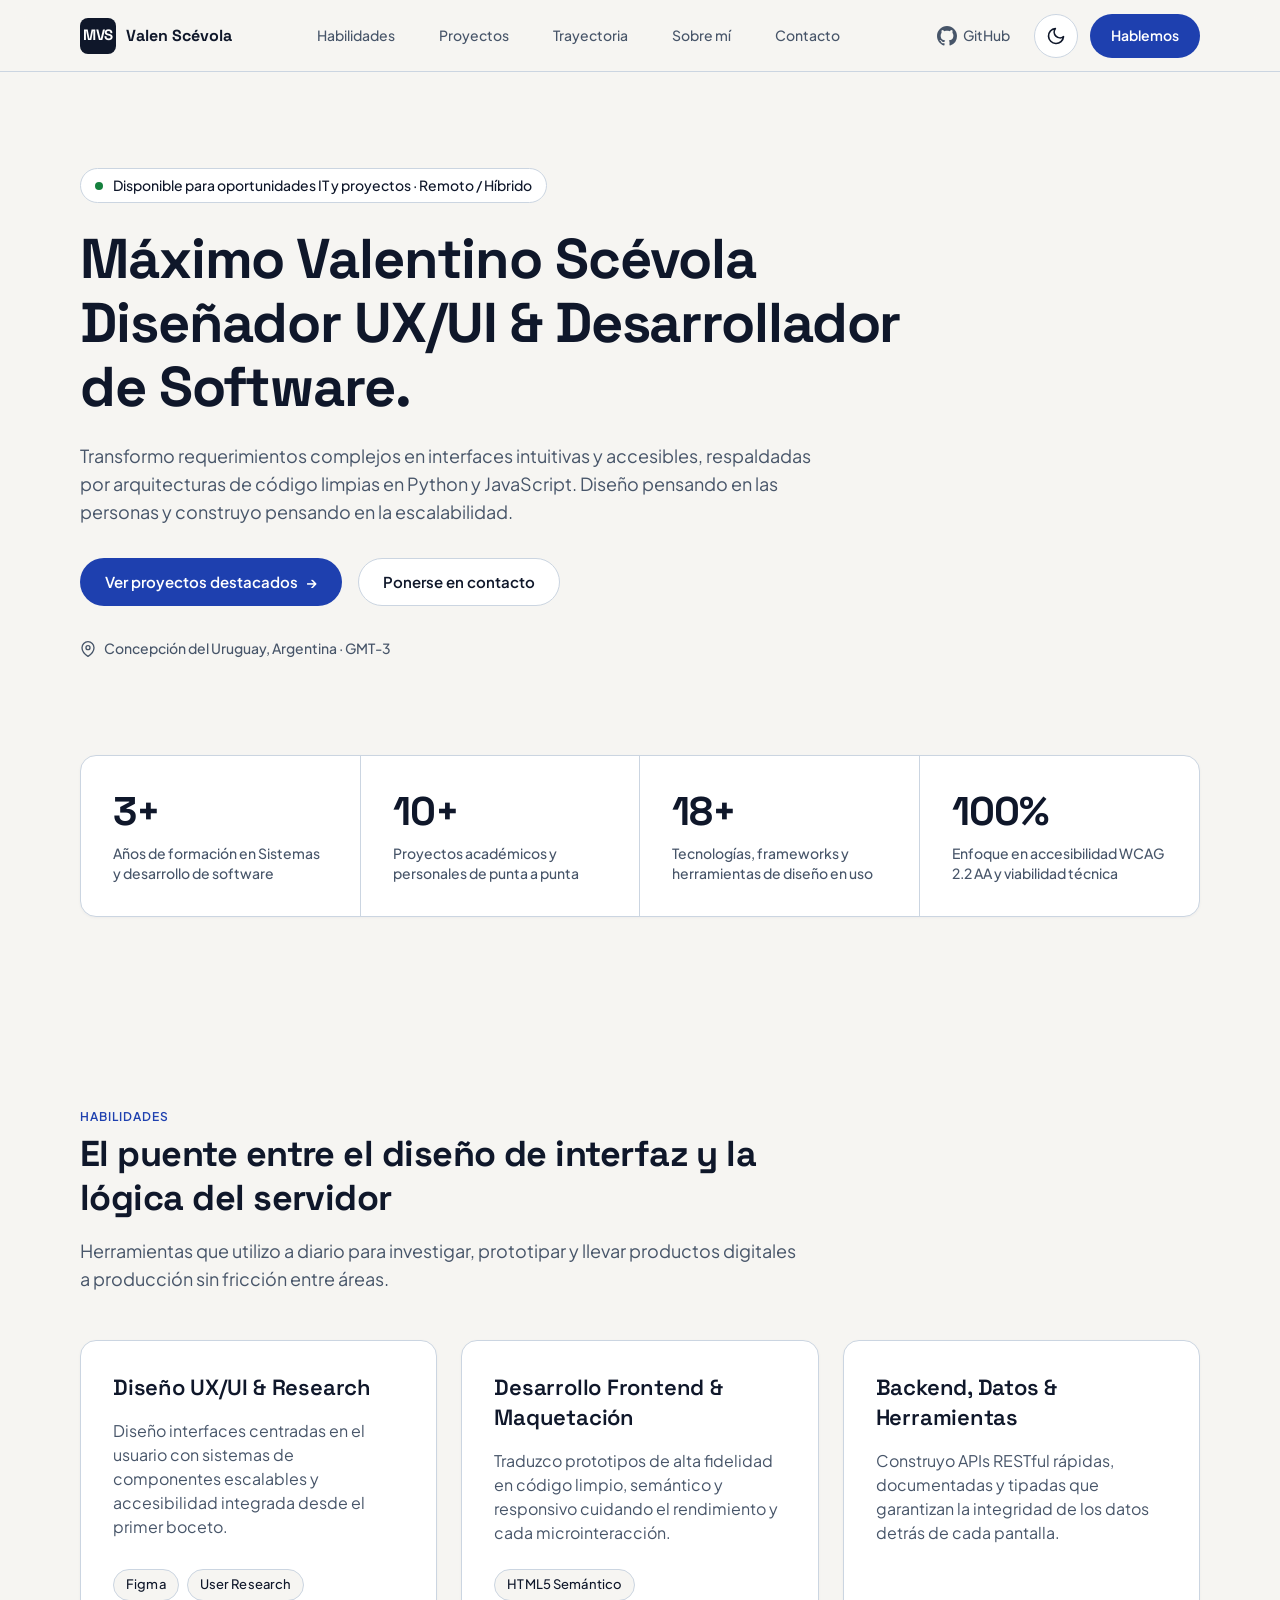
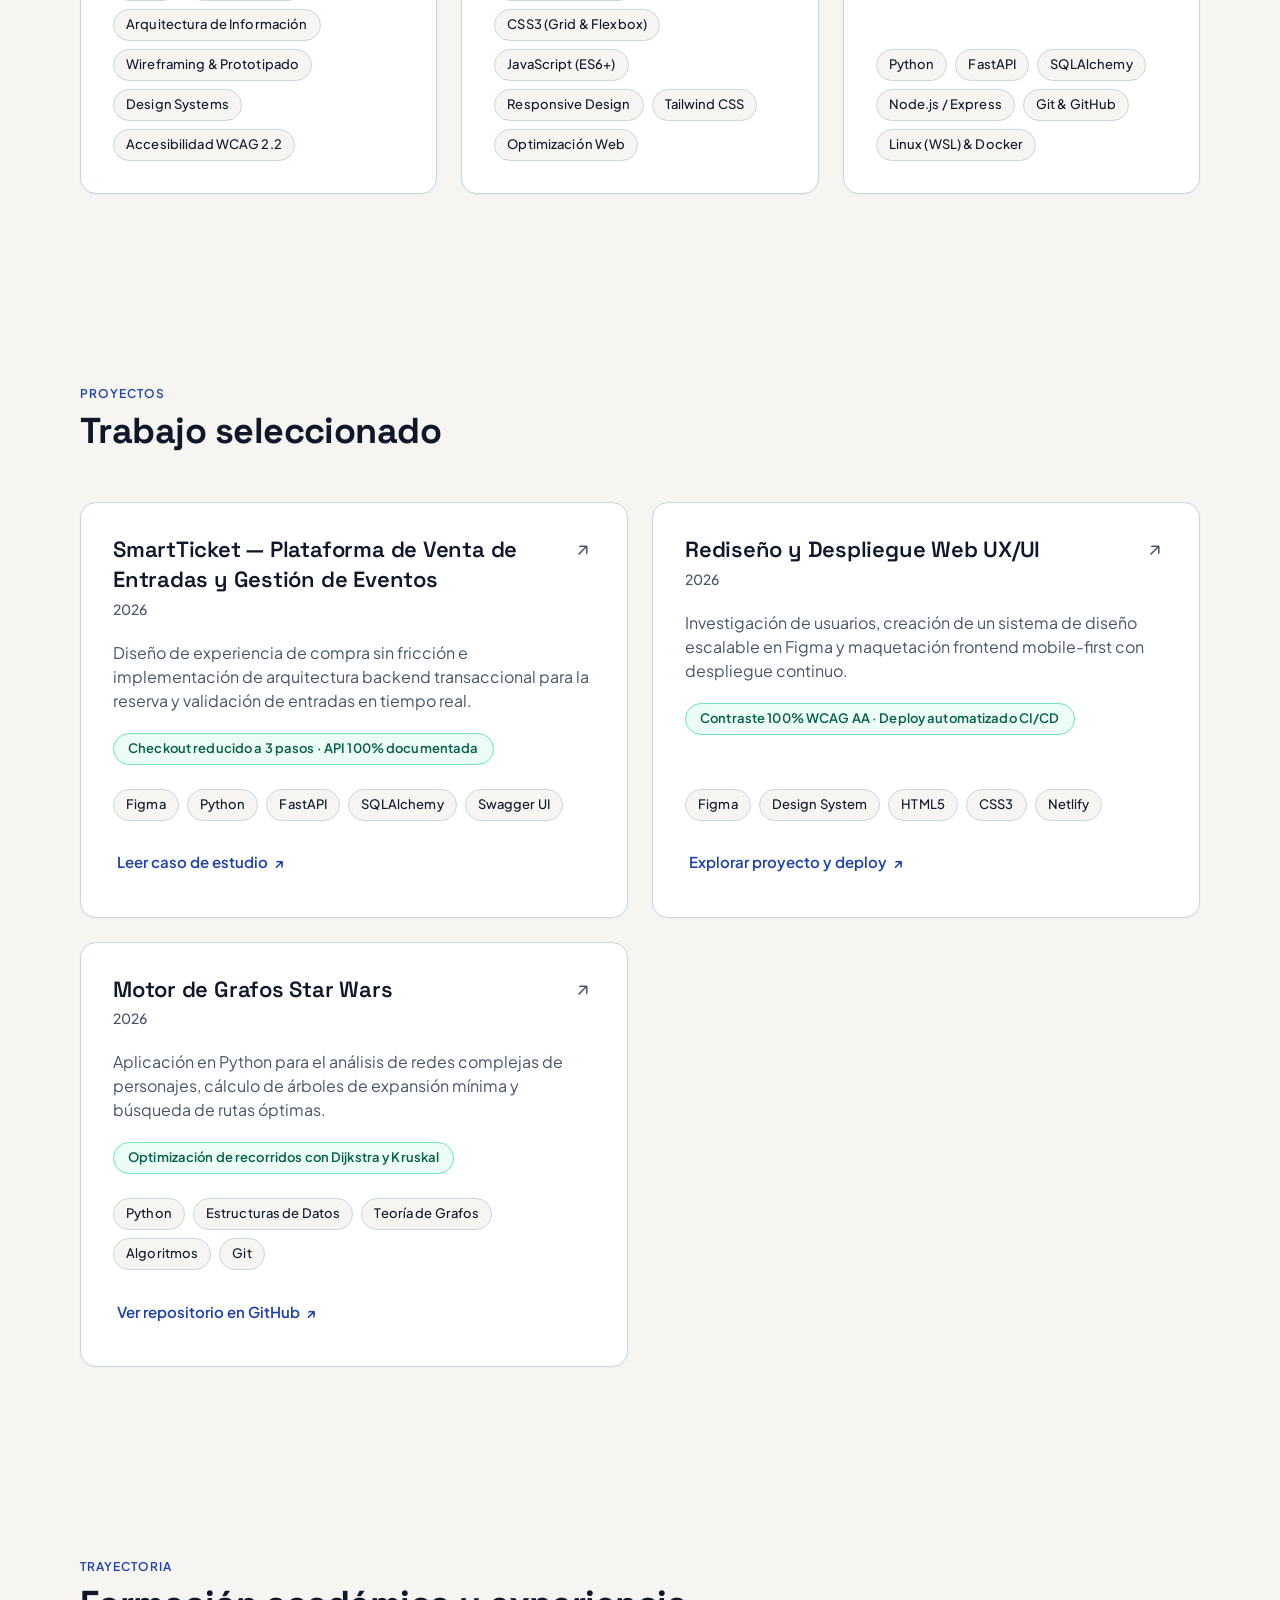
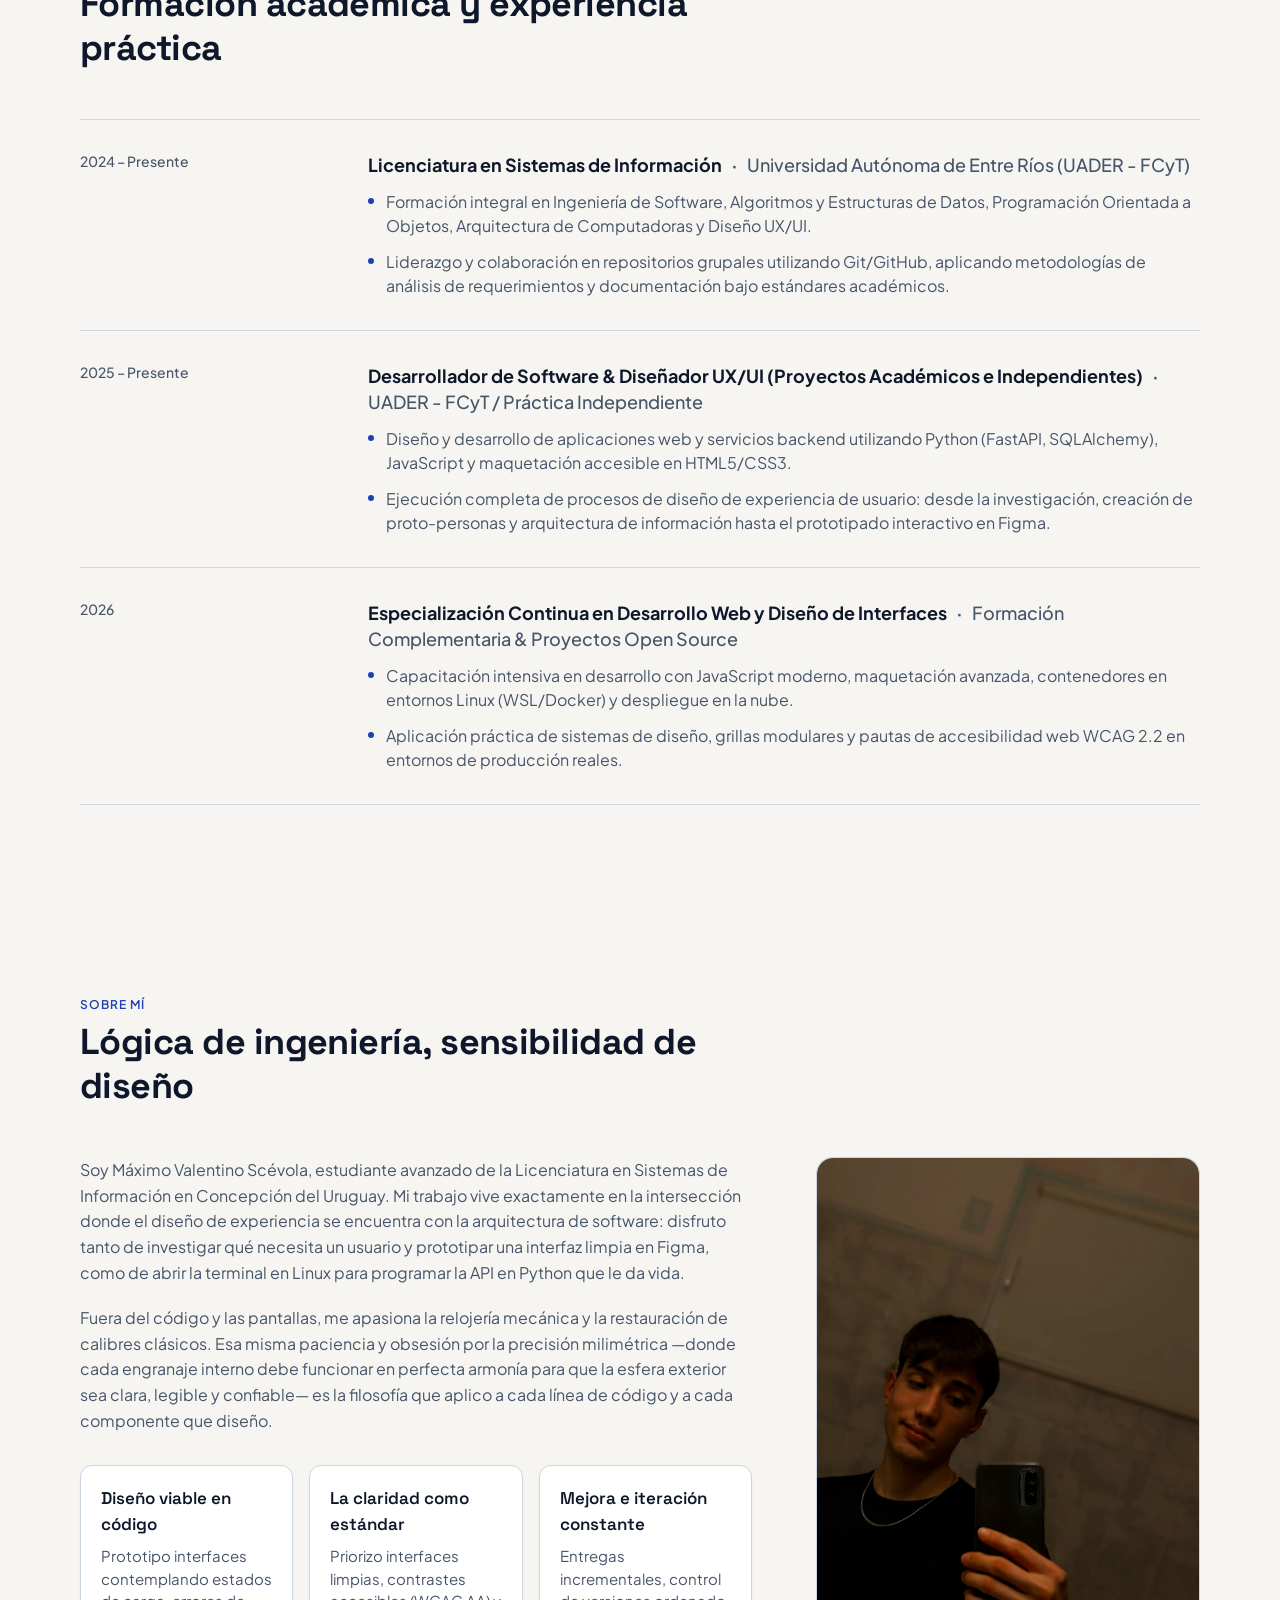
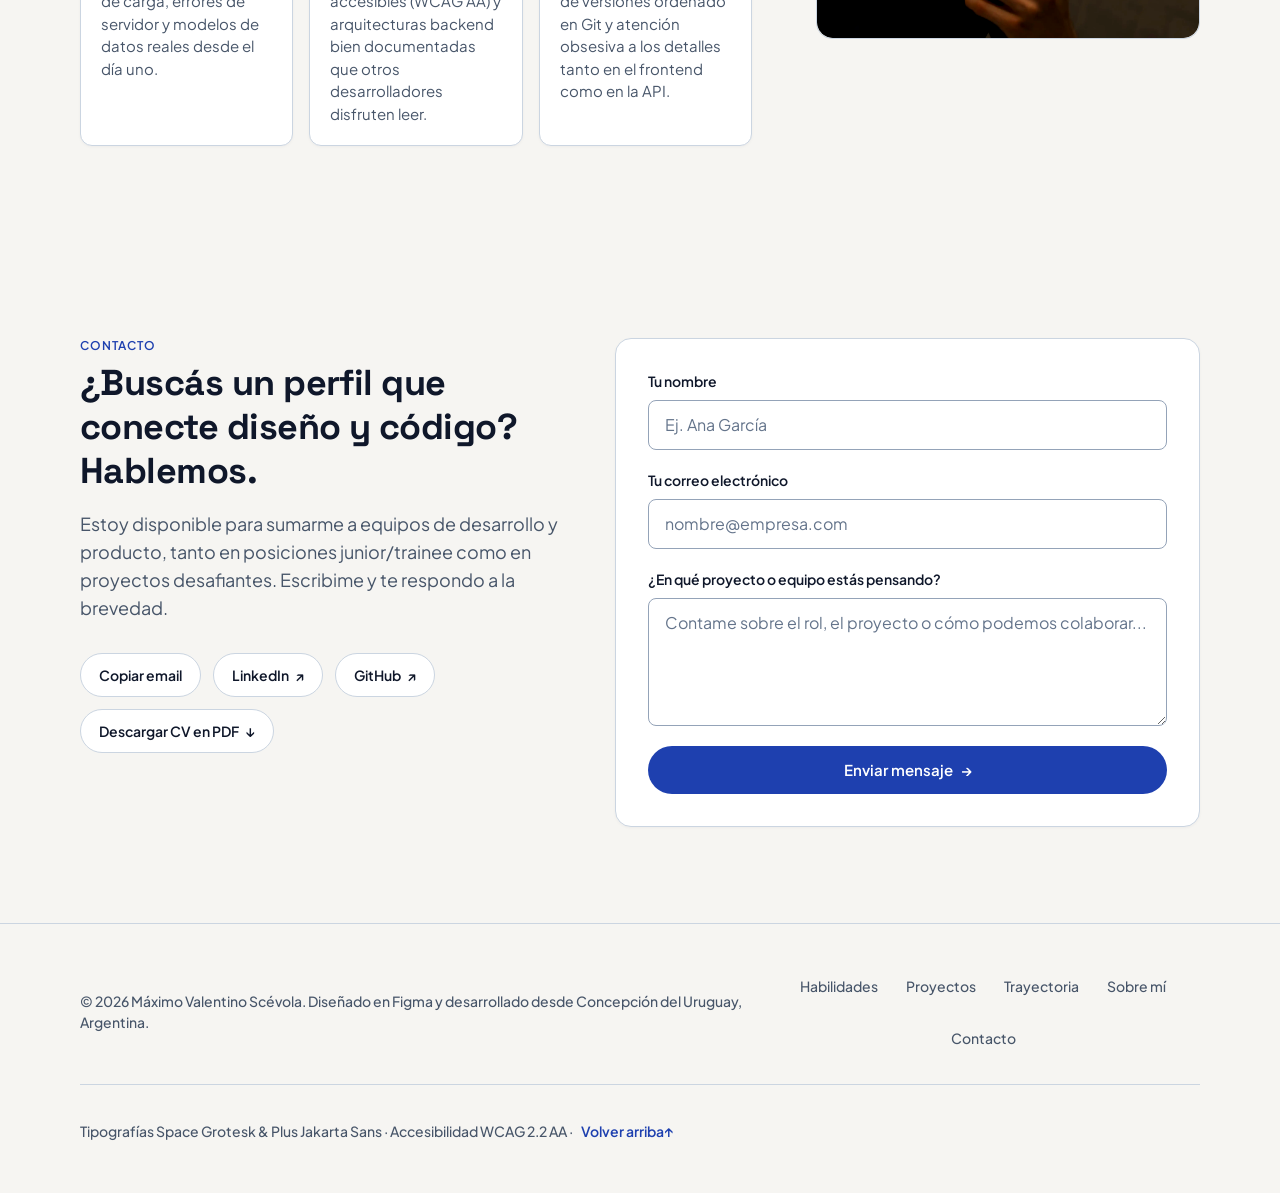
<file: index.html>
<!DOCTYPE html>
<html lang="es">

<head>
  <meta charset="UTF-8">
  <meta name="viewport" content="width=device-width, initial-scale=1.0">
  <title>Máximo Valentino Scévola | Diseñador UX/UI &amp; Desarrollador de Software</title>
  <meta name="description"
    content="Portfolio de Máximo Valentino Scévola (Valen). Estudiante avanzado de Lic. en Sistemas (UADER), Diseñador UX/UI y Desarrollador Backend en Python y FastAPI.">
  <!-- Open Graph Metadata -->
  <meta property="og:title" content="Máximo Valentino Scévola | Diseñador UX/UI &amp; Desarrollador de Software">
  <meta property="og:description"
    content="Portfolio de Máximo Valentino Scévola (Valen). Estudiante avanzado de Lic. en Sistemas (UADER), Diseñador UX/UI y Desarrollador Backend en Python y FastAPI.">
  <meta property="og:type" content="website">
  <meta property="og:image" content="assets/og-preview.webp">
  <meta property="og:locale" content="es_AR">

  <!-- Theme & Favicon -->
  <meta name="theme-color" content="#F6F5F2">
  <link rel="icon" href="assets/favicon.svg" type="image/svg+xml">

  <!-- Google Fonts Preconnect & Non-Blocking Stylesheet -->
  <link rel="preconnect" href="https://fonts.googleapis.com">
  <link rel="preconnect" href="https://fonts.gstatic.com" crossorigin>
  <link rel="preload" as="style"
    href="https://fonts.googleapis.com/css2?family=Plus+Jakarta+Sans:wght@400;500;600;700&amp;family=Space+Grotesk:wght@600;700&amp;display=swap">
  <link
    href="https://fonts.googleapis.com/css2?family=Plus+Jakarta+Sans:wght@400;500;600;700&amp;family=Space+Grotesk:wght@600;700&amp;display=swap"
    rel="stylesheet">

  <!-- Styles & Scripts -->
  <link rel="stylesheet" href="styles.css">
  <script>
    (function () {
      try {
        var savedTheme = localStorage.getItem('theme');
        if (savedTheme === 'dark' || savedTheme === 'light') {
          document.documentElement.setAttribute('data-theme', savedTheme);
        }
      } catch (e) { }
    })();
  </script>
  <script src="main.js" defer></script>
</head>

<body>
  <a href="#main-content" class="skip-link">Saltar al contenido principal</a>

  <!-- 1. Header / Navegación -->
  <header class="site-header">
    <div class="container header-inner">
      <a href="#hero" class="brand-logo" aria-label="Máximo Valentino Scévola - Ir al inicio">
        <span class="brand-initials" aria-hidden="true">MVS</span>
        <span class="brand-name">Valen Scévola</span>
      </a>

      <nav class="primary-nav" aria-label="Navegación principal">
        <ul class="nav-list">
          <li><a href="#skills" class="nav-link">Habilidades</a></li>
          <li><a href="#projects" class="nav-link">Proyectos</a></li>
          <li><a href="#experience" class="nav-link">Trayectoria</a></li>
          <li><a href="#about" class="nav-link">Sobre mí</a></li>
          <li><a href="#contact" class="nav-link">Contacto</a></li>
        </ul>
      </nav>

      <div class="header-actions">
        <a href="https://github.com/valenscevola" target="_blank" rel="noopener noreferrer" class="header-github-link"
          aria-label="Perfil de GitHub de Valen Scévola (abre en una nueva pestaña)">
          <svg width="20" height="20" viewBox="0 0 24 24" fill="currentColor" aria-hidden="true">
            <path
              d="M12 0C5.37 0 0 5.37 0 12c0 5.31 3.435 9.795 8.205 11.385.6.105.825-.255.825-.57 0-.285-.015-1.23-.015-2.235-3.015.555-3.795-.735-4.035-1.41-.135-.345-.72-1.41-1.23-1.695-.42-.225-1.02-.78-.015-.795.945-.015 1.62.87 1.845 1.23 1.08 1.815 2.805 1.305 3.495.99.105-.78.42-1.305.765-1.605-2.67-.3-5.46-1.335-5.46-5.925 0-1.305.465-2.385 1.23-3.225-.12-.3-.54-1.53.12-3.18 0 0 1.005-.315 3.3 1.23.96-.27 1.98-.405 3-.405s2.04.135 3 .405c2.295-1.56 3.3-1.23 3.3-1.23.66 1.65.24 2.88.12 3.18.765.84 1.23 1.905 1.23 3.225 0 4.605-2.805 5.625-5.475 5.925.435.375.81 1.095.81 2.22 0 1.605-.015 2.895-.015 3.3 0 .315.225.69.825.57A12.02 12.02 0 0024 12c0-6.63-5.37-12-12-12z" />
          </svg>
          <span>GitHub</span>
        </a>
        <button type="button" id="theme-toggle" class="theme-toggle-btn" aria-label="Cambiar entre modo claro y oscuro"
          aria-pressed="false">
          <!-- Ícono Sol (se muestra cuando el tema activo es oscuro) -->
          <svg class="icon-sun" width="20" height="20" viewBox="0 0 24 24" fill="none" stroke="currentColor"
            stroke-width="2" stroke-linecap="round" stroke-linejoin="round" aria-hidden="true">
            <circle cx="12" cy="12" r="5"></circle>
            <line x1="12" y1="1" x2="12" y2="3"></line>
            <line x1="12" y1="21" x2="12" y2="23"></line>
            <line x1="4.22" y1="4.22" x2="5.64" y2="5.64"></line>
            <line x1="18.36" y1="18.36" x2="19.78" y2="19.78"></line>
            <line x1="1" y1="12" x2="3" y2="12"></line>
            <line x1="21" y1="12" x2="23" y2="12"></line>
            <line x1="4.22" y1="19.78" x2="5.64" y2="18.36"></line>
            <line x1="18.36" y1="5.64" x2="19.78" y2="4.22"></line>
          </svg>
          <!-- Ícono Luna (se muestra cuando el tema activo es claro) -->
          <svg class="icon-moon" width="20" height="20" viewBox="0 0 24 24" fill="none" stroke="currentColor"
            stroke-width="2" stroke-linecap="round" stroke-linejoin="round" aria-hidden="true">
            <path d="M21 12.79A9 9 0 1 1 11.21 3 7 7 0 0 0 21 12.79z"></path>
          </svg>
        </button>
        <a href="#contact" class="btn btn-primary btn-sm">Hablemos</a>
        <button type="button" class="mobile-menu-toggle" aria-expanded="false" aria-controls="mobile-menu"
          aria-label="Abrir menú de navegación">
          <svg class="icon-menu" width="24" height="24" viewBox="0 0 24 24" fill="none" stroke="currentColor"
            stroke-width="2" stroke-linecap="round" aria-hidden="true">
            <line x1="3" y1="6" x2="21" y2="6"></line>
            <line x1="3" y1="12" x2="21" y2="12"></line>
            <line x1="3" y1="18" x2="21" y2="18"></line>
          </svg>
        </button>
      </div>
    </div>

    <!-- Mobile Menu Drawer -->
    <div id="mobile-menu" class="mobile-menu-drawer" hidden>
      <nav aria-label="Navegación móvil">
        <ul class="mobile-nav-list">
          <li><a href="#skills" class="mobile-nav-link">Habilidades</a></li>
          <li><a href="#projects" class="mobile-nav-link">Proyectos</a></li>
          <li><a href="#experience" class="mobile-nav-link">Trayectoria</a></li>
          <li><a href="#about" class="mobile-nav-link">Sobre mí</a></li>
          <li><a href="#contact" class="mobile-nav-link">Contacto</a></li>
        </ul>
        <div class="mobile-menu-cta">
          <a href="#contact" class="btn btn-primary btn-block">Hablemos</a>
        </div>
      </nav>
    </div>
  </header>

  <main id="main-content">
    <!-- 2. Sección Hero -->
    <section id="hero" class="hero-section">
      <div class="container">
        <div class="hero-content">
          <div class="availability-badge">
            <span class="status-dot" aria-hidden="true"></span>
            <span>Disponible para oportunidades IT y proyectos · Remoto / Híbrido</span>
          </div>

          <h1 class="hero-title">
            <span class="hero-name">Máximo Valentino Scévola</span>
            <span class="hero-role">Diseñador UX/UI &amp; Desarrollador de Software.</span>
          </h1>

          <p class="hero-description">
            Transformo requerimientos complejos en interfaces intuitivas y accesibles, respaldadas por arquitecturas de
            código limpias en Python y JavaScript. Diseño pensando en las personas y construyo pensando en la
            escalabilidad.
          </p>

          <div class="hero-actions">
            <a href="#projects" class="btn btn-primary">
              <span>Ver proyectos destacados</span>
              <span aria-hidden="true">→</span>
            </a>
            <a href="#contact" class="btn btn-secondary">Ponerse en contacto</a>
          </div>

          <p class="hero-location">
            <svg width="16" height="16" viewBox="0 0 24 24" fill="none" stroke="currentColor" stroke-width="2"
              stroke-linecap="round" stroke-linejoin="round" aria-hidden="true">
              <path d="M21 10c0 7-9 13-9 13s-9-6-9-13a9 9 0 0 1 18 0z"></path>
              <circle cx="12" cy="10" r="3"></circle>
            </svg>
            <span>Concepción del Uruguay, Argentina · GMT-3</span>
          </p>
        </div>
      </div>
    </section>

    <!-- 3. Sección Métricas / Highlights -->
    <section id="metrics" class="metrics-section" aria-label="Métricas destacadas">
      <div class="container">
        <div class="metrics-grid">
          <div class="metric-card">
            <p class="metric-number">3+</p>
            <p class="metric-label">Años de formación en Sistemas y desarrollo de software</p>
          </div>
          <div class="metric-card">
            <p class="metric-number">10+</p>
            <p class="metric-label">Proyectos académicos y personales de punta a punta</p>
          </div>
          <div class="metric-card">
            <p class="metric-number">18+</p>
            <p class="metric-label">Tecnologías, frameworks y herramientas de diseño en uso</p>
          </div>
          <div class="metric-card">
            <p class="metric-number">100%</p>
            <p class="metric-label">Enfoque en accesibilidad WCAG 2.2 AA y viabilidad técnica</p>
          </div>
        </div>
      </div>
    </section>

    <!-- 4. Sección Skills -->
    <section id="skills" class="skills-section">
      <div class="container">
        <header class="section-header">
          <p class="overline">HABILIDADES</p>
          <h2 class="section-title">El puente entre el diseño de interfaz y la lógica del servidor</h2>
          <p class="section-subtitle">Herramientas que utilizo a diario para investigar, prototipar y llevar productos
            digitales a producción sin fricción entre áreas.</p>
        </header>

        <div class="skills-grid">
          <!-- Categoría 1 -->
          <article class="skill-card">
            <h3 class="card-title">Diseño UX/UI &amp; Research</h3>
            <p class="card-description">Diseño interfaces centradas en el usuario con sistemas de componentes escalables
              y accesibilidad integrada desde el primer boceto.</p>
            <ul class="tag-list" aria-label="Tecnologías de Diseño UX/UI y Research">
              <li class="tag-tech">Figma</li>
              <li class="tag-tech">User Research</li>
              <li class="tag-tech">Arquitectura de Información</li>
              <li class="tag-tech">Wireframing &amp; Prototipado</li>
              <li class="tag-tech">Design Systems</li>
              <li class="tag-tech">Accesibilidad WCAG 2.2</li>
            </ul>
          </article>

          <!-- Categoría 2 -->
          <article class="skill-card">
            <h3 class="card-title">Desarrollo Frontend &amp; Maquetación</h3>
            <p class="card-description">Traduzco prototipos de alta fidelidad en código limpio, semántico y responsivo
              cuidando el rendimiento y cada microinteracción.</p>
            <ul class="tag-list" aria-label="Tecnologías de Desarrollo Frontend y Maquetación">
              <li class="tag-tech">HTML5 Semántico</li>
              <li class="tag-tech">CSS3 (Grid &amp; Flexbox)</li>
              <li class="tag-tech">JavaScript (ES6+)</li>
              <li class="tag-tech">Responsive Design</li>
              <li class="tag-tech">Tailwind CSS</li>
              <li class="tag-tech">Optimización Web</li>
            </ul>
          </article>

          <!-- Categoría 3 -->
          <article class="skill-card">
            <h3 class="card-title">Backend, Datos &amp; Herramientas</h3>
            <p class="card-description">Construyo APIs RESTful rápidas, documentadas y tipadas que garantizan la
              integridad de los datos detrás de cada pantalla.</p>
            <ul class="tag-list" aria-label="Tecnologías de Backend, Datos y Herramientas">
              <li class="tag-tech">Python</li>
              <li class="tag-tech">FastAPI</li>
              <li class="tag-tech">SQLAlchemy</li>
              <li class="tag-tech">Node.js / Express</li>
              <li class="tag-tech">Git &amp; GitHub</li>
              <li class="tag-tech">Linux (WSL) &amp; Docker</li>
            </ul>
          </article>
        </div>
      </div>
    </section>

    <!-- 5. Sección Proyectos -->
    <section id="projects" class="projects-section">
      <div class="container">
        <header class="section-header">
          <p class="overline">PROYECTOS</p>
          <h2 class="section-title">Trabajo seleccionado</h2>
        </header>

        <div class="projects-grid">
          <!-- Tarjeta Proyecto 1 (Principal - UX/UI & Full Stack) -->
          <article class="project-card project-card-featured">
            <div class="project-body">
              <div class="project-header">
                <div>
                  <h3 class="card-title">SmartTicket — Plataforma de Venta de Entradas y Gestión de Eventos</h3>
                  <time class="project-year" datetime="2026">2026</time>
                </div>
                <span class="project-arrow" aria-hidden="true">↗</span>
              </div>
              <p class="card-description">Diseño de experiencia de compra sin fricción e implementación de arquitectura
                backend transaccional para la reserva y validación de entradas en tiempo real.</p>
              <p class="badge-impact">Checkout reducido a 3 pasos · API 100% documentada</p>
              <div class="project-footer">
                <ul class="tag-list" aria-label="Tecnologías utilizadas en SmartTicket">
                  <li class="tag-tech">Figma</li>
                  <li class="tag-tech">Python</li>
                  <li class="tag-tech">FastAPI</li>
                  <li class="tag-tech">SQLAlchemy</li>
                  <li class="tag-tech">Swagger UI</li>
                </ul>
                <button type="button" id="open-case-study" class="project-action-link" aria-haspopup="dialog"
                  aria-controls="case-study-modal">
                  <span>Leer caso de estudio</span>
                  <span aria-hidden="true">↗</span>
                </button>
              </div>
            </div>
          </article>

          <!-- Tarjeta Proyecto 2 (UX/UI & Web) -->
          <article class="project-card">
            <div class="project-body">
              <div class="project-header">
                <div>
                  <h3 class="card-title">Rediseño y Despliegue Web UX/UI</h3>
                  <time class="project-year" datetime="2026">2026</time>
                </div>
                <span class="project-arrow" aria-hidden="true">↗</span>
              </div>
              <p class="card-description">Investigación de usuarios, creación de un sistema de diseño escalable en Figma
                y maquetación frontend mobile-first con despliegue continuo.</p>
              <p class="badge-impact">Contraste 100% WCAG AA · Deploy automatizado CI/CD</p>
              <div class="project-footer">
                <ul class="tag-list" aria-label="Tecnologías utilizadas en Rediseño y Despliegue Web UX/UI">
                  <li class="tag-tech">Figma</li>
                  <li class="tag-tech">Design System</li>
                  <li class="tag-tech">HTML5</li>
                  <li class="tag-tech">CSS3</li>
                  <li class="tag-tech">Netlify</li>
                </ul>
                <a href="https://github.com/valenscevola" target="_blank" rel="noopener noreferrer"
                  class="project-action-link">
                  <span>Explorar proyecto y deploy</span>
                  <span aria-hidden="true">↗</span>
                </a>
              </div>
            </div>
          </article>

          <!-- Tarjeta Proyecto 3 (Algoritmos & Visualización) -->
          <article class="project-card">
            <div class="project-body">
              <div class="project-header">
                <div>
                  <h3 class="card-title">Motor de Grafos Star Wars</h3>
                  <time class="project-year" datetime="2026">2026</time>
                </div>
                <span class="project-arrow" aria-hidden="true">↗</span>
              </div>
              <p class="card-description">Aplicación en Python para el análisis de redes complejas de personajes,
                cálculo de árboles de expansión mínima y búsqueda de rutas óptimas.</p>
              <p class="badge-impact">Optimización de recorridos con Dijkstra y Kruskal</p>
              <div class="project-footer">
                <ul class="tag-list" aria-label="Tecnologías utilizadas en Motor de Grafos Star Wars">
                  <li class="tag-tech">Python</li>
                  <li class="tag-tech">Estructuras de Datos</li>
                  <li class="tag-tech">Teoría de Grafos</li>
                  <li class="tag-tech">Algoritmos</li>
                  <li class="tag-tech">Git</li>
                </ul>
                <a href="https://github.com/scevolamax/portafolio-UXUI.git" target="_blank" rel="noopener noreferrer"
                  class="project-action-link">
                  <span>Ver repositorio en GitHub</span>
                  <span aria-hidden="true">↗</span>
                </a>
              </div>
            </div>
          </article>
        </div>
      </div>
    </section>

    <!-- 6. Sección Experiencia y Formación -->
    <section id="experience" class="experience-section">
      <div class="container">
        <header class="section-header">
          <p class="overline">TRAYECTORIA</p>
          <h2 class="section-title">Formación académica y experiencia práctica</h2>
        </header>

        <ol class="timeline">
          <!-- Ítem 1 -->
          <li class="timeline-item">
            <div class="timeline-period">
              <span>2024 – Presente</span>
            </div>
            <div class="timeline-content">
              <h3 class="timeline-heading">
                <span class="timeline-role">Licenciatura en Sistemas de Información</span>
                <span class="timeline-separator" aria-hidden="true">·</span>
                <span class="timeline-institution">Universidad Autónoma de Entre Ríos (UADER - FCyT)</span>
              </h3>
              <ul class="timeline-achievements">
                <li>Formación integral en Ingeniería de Software, Algoritmos y Estructuras de Datos, Programación
                  Orientada a Objetos, Arquitectura de Computadoras y Diseño UX/UI.</li>
                <li>Liderazgo y colaboración en repositorios grupales utilizando Git/GitHub, aplicando metodologías de
                  análisis de requerimientos y documentación bajo estándares académicos.</li>
              </ul>
            </div>
          </li>

          <!-- Ítem 2 -->
          <li class="timeline-item">
            <div class="timeline-period">
              <span>2025 – Presente</span>
            </div>
            <div class="timeline-content">
              <h3 class="timeline-heading">
                <span class="timeline-role">Desarrollador de Software &amp; Diseñador UX/UI (Proyectos Académicos e
                  Independientes)</span>
                <span class="timeline-separator" aria-hidden="true">·</span>
                <span class="timeline-institution">UADER - FCyT / Práctica Independiente</span>
              </h3>
              <ul class="timeline-achievements">
                <li>Diseño y desarrollo de aplicaciones web y servicios backend utilizando Python (FastAPI, SQLAlchemy),
                  JavaScript y maquetación accesible en HTML5/CSS3.</li>
                <li>Ejecución completa de procesos de diseño de experiencia de usuario: desde la investigación, creación
                  de proto-personas y arquitectura de información hasta el prototipado interactivo en Figma.</li>
              </ul>
            </div>
          </li>

          <!-- Ítem 3 -->
          <li class="timeline-item">
            <div class="timeline-period">
              <span>2026</span>
            </div>
            <div class="timeline-content">
              <h3 class="timeline-heading">
                <span class="timeline-role">Especialización Continua en Desarrollo Web y Diseño de Interfaces</span>
                <span class="timeline-separator" aria-hidden="true">·</span>
                <span class="timeline-institution">Formación Complementaria &amp; Proyectos Open Source</span>
              </h3>
              <ul class="timeline-achievements">
                <li>Capacitación intensiva en desarrollo con JavaScript moderno, maquetación avanzada, contenedores en
                  entornos Linux (WSL/Docker) y despliegue en la nube.</li>
                <li>Aplicación práctica de sistemas de diseño, grillas modulares y pautas de accesibilidad web WCAG 2.2
                  en entornos de producción reales.</li>
              </ul>
            </div>
          </li>
        </ol>
      </div>
    </section>

    <!-- 7. Sección Sobre Mí -->
    <section id="about" class="about-section">
      <div class="container">
        <header class="section-header">
          <p class="overline">SOBRE MÍ</p>
          <h2 class="section-title">Lógica de ingeniería, sensibilidad de diseño</h2>
        </header>

        <div class="about-grid">
          <div class="about-narrative">
            <p class="about-paragraph">
              Soy Máximo Valentino Scévola, estudiante avanzado de la Licenciatura en Sistemas de Información en
              Concepción del Uruguay. Mi trabajo vive exactamente en la intersección donde el diseño de experiencia se
              encuentra con la arquitectura de software: disfruto tanto de investigar qué necesita un usuario y
              prototipar una interfaz limpia en Figma, como de abrir la terminal en Linux para programar la API en
              Python que le da vida.
            </p>
            <p class="about-paragraph">
              Fuera del código y las pantallas, me apasiona la relojería mecánica y la restauración de calibres
              clásicos. Esa misma paciencia y obsesión por la precisión milimétrica —donde cada engranaje interno debe
              funcionar en perfecta armonía para que la esfera exterior sea clara, legible y confiable— es la filosofía
              que aplico a cada línea de código y a cada componente que diseño.
            </p>

            <div class="philosophy-grid">
              <article class="philosophy-card">
                <h3 class="philosophy-title">Diseño viable en código</h3>
                <p class="philosophy-text">Prototipo interfaces contemplando estados de carga, errores de servidor y
                  modelos de datos reales desde el día uno.</p>
              </article>

              <article class="philosophy-card">
                <h3 class="philosophy-title">La claridad como estándar</h3>
                <p class="philosophy-text">Priorizo interfaces limpias, contrastes accesibles (WCAG AA) y arquitecturas
                  backend bien documentadas que otros desarrolladores disfruten leer.</p>
              </article>

              <article class="philosophy-card">
                <h3 class="philosophy-title">Mejora e iteración constante</h3>
                <p class="philosophy-text">Entregas incrementales, control de versiones ordenado en Git y atención
                  obsesiva a los detalles tanto en el frontend como en la API.</p>
              </article>
            </div>
          </div>

          <figure class="about-portrait">
            <img src="assets/profile-valen-scevola.webp"
              alt="Retrato de Máximo Valentino Scévola, Diseñador UX/UI y Desarrollador de Software" width="400"
              height="480" loading="lazy" decoding="async">
          </figure>
        </div>
      </div>
    </section>

    <!-- 8. Sección Contacto -->
    <section id="contact" class="contact-section">
      <div class="container">
        <div class="contact-grid">
          <div class="contact-info">
            <p class="overline">CONTACTO</p>
            <h2 class="section-title">¿Buscás un perfil que conecte diseño y código? Hablemos.</h2>
            <p class="section-subtitle">
              Estoy disponible para sumarme a equipos de desarrollo y producto, tanto en posiciones junior/trainee como
              en proyectos desafiantes. Escribime y te respondo a la brevedad.
            </p>

            <ul class="contact-direct-links" aria-label="Enlaces de contacto directo y redes profesionales">
              <li>
                <a href="mailto:valenscevola@gmail.com" class="contact-link">
                  <span>Copiar email</span>
                </a>
              </li>
              <li>
                <a href="https://www.linkedin.com/in/valenscevola/" target="_blank" rel="noopener noreferrer"
                  class="contact-link">
                  <span>LinkedIn</span>
                  <span aria-hidden="true">↗</span>
                </a>
              </li>
              <li>
                <a href="https://github.com/valenscevola" target="_blank" rel="noopener noreferrer"
                  class="contact-link">
                  <span>GitHub</span>
                  <span aria-hidden="true">↗</span>
                </a>
              </li>
              <li>
                <a href="assets/CV-Maximo-Valentino-Scevola.pdf" download class="contact-link">
                  <span>Descargar CV en PDF</span>
                  <span aria-hidden="true">↓</span>
                </a>
              </li>
            </ul>
          </div>

          <div class="contact-form-wrapper">
            <form name="contact" method="POST" data-netlify="true" class="contact-form">
              <input type="hidden" name="form-name" value="contact">

              <div class="form-field">
                <label for="contact-name" class="form-label">Tu nombre</label>
                <input type="text" id="contact-name" name="name" class="form-input" autocomplete="name"
                  placeholder="Ej. Ana García" required>
              </div>

              <div class="form-field">
                <label for="contact-email" class="form-label">Tu correo electrónico</label>
                <input type="email" id="contact-email" name="email" class="form-input" autocomplete="email"
                  placeholder="nombre@empresa.com" required>
              </div>

              <div class="form-field">
                <label for="contact-message" class="form-label">¿En qué proyecto o equipo estás pensando?</label>
                <textarea id="contact-message" name="message" class="form-input form-textarea" rows="4"
                  placeholder="Contame sobre el rol, el proyecto o cómo podemos colaborar..." required></textarea>
              </div>

              <button type="submit" class="btn btn-primary btn-block">
                <span>Enviar mensaje</span>
                <span aria-hidden="true">→</span>
              </button>
            </form>
          </div>
        </div>
      </div>
    </section>
  </main>

  <!-- 9. Footer -->
  <footer class="site-footer">
    <div class="container">
      <div class="footer-top">
        <p class="footer-copyright">
          © 2026 Máximo Valentino Scévola. Diseñado en Figma y desarrollado desde Concepción del Uruguay, Argentina.
        </p>

        <nav class="footer-nav" aria-label="Navegación del pie de página">
          <ul class="footer-nav-list">
            <li><a href="#skills">Habilidades</a></li>
            <li><a href="#projects">Proyectos</a></li>
            <li><a href="#experience">Trayectoria</a></li>
            <li><a href="#about">Sobre mí</a></li>
            <li><a href="#contact">Contacto</a></li>
          </ul>
        </nav>
      </div>

      <div class="footer-bottom">
        <p class="footer-credits">
          <span>Tipografías Space Grotesk &amp; Plus Jakarta Sans</span>
          <span aria-hidden="true">·</span>
          <span>Accesibilidad WCAG 2.2 AA</span>
          <span aria-hidden="true">·</span>
          <a href="#main-content" class="back-to-top">Volver arriba <span aria-hidden="true">↑</span></a>
        </p>
      </div>
    </div>
  </footer>

  <!-- Modal del Caso de Estudio: SmartTicket -->
  <dialog id="case-study-modal" class="modal" aria-labelledby="modal-title">
    <div class="modal-container">
      <header class="modal-header">
        <div class="modal-header-top">
          <p class="overline">CASO DE ESTUDIO DESTACADO · UX/UI &amp; BACKEND</p>
          <button type="button" id="close-case-study" class="modal-close-btn" aria-label="Cerrar caso de estudio">
            <span aria-hidden="true">✕</span>
          </button>
        </div>

        <h2 id="modal-title" class="modal-title">SmartTicket: De la experiencia del usuario a la arquitectura de datos
        </h2>

        <p class="modal-quick-facts">
          <strong>Rol:</strong> Diseñador UX/UI &amp; Desarrollador Backend <span aria-hidden="true">|</span>
          <strong>Año:</strong> 2026 <span aria-hidden="true">|</span>
          <strong>Stack:</strong> Figma, Python, FastAPI, SQLAlchemy, Uvicorn
        </p>

        <div class="modal-links">
          <a href="https://www.figma.com/" target="_blank" rel="noopener noreferrer" class="btn btn-secondary btn-sm">
            <span>Ver Prototipo en Figma</span>
            <span aria-hidden="true">↗</span>
          </a>
          <a href="https://github.com/scevolamax/portafolio-UXUI.git" target="_blank" rel="noopener noreferrer"
            class="btn btn-secondary btn-sm">
            <span>Ver Código en GitHub</span>
            <span aria-hidden="true">↗</span>
          </a>
          <a href="https://github.com/valenscevola" target="_blank" rel="noopener noreferrer"
            class="btn btn-secondary btn-sm">
            <span>Explorar Swagger API</span>
            <span aria-hidden="true">↗</span>
          </a>
        </div>
      </header>

      <div class="modal-body">
        <section class="case-study-block" aria-labelledby="cs-block-1">
          <h3 id="cs-block-1" class="case-study-heading">El Problema (Fricción en la compra de tickets y validación de
            eventos)</h3>
          <p>
            Comprar entradas para eventos de alta demanda suele ser una experiencia frustrante para el usuario y crítica
            para el servidor. Desde el lado de la experiencia (UX), las plataformas tradicionales sufren de costos
            ocultos hasta el último paso, formularios interminables y mensajes de error ambiguos cuando se agota el
            cupo. Desde el lado técnico, el diseño de interfaz suele realizarse de forma aislada a la lógica del
            backend, generando inconsistencias cuando dos usuarios intentan reservar la misma ubicación en simultáneo.
          </p>
        </section>

        <section class="case-study-block" aria-labelledby="cs-block-2">
          <h3 id="cs-block-2" class="case-study-heading">El Proceso UX (Definición de usuario, arquitectura, wireframes
            y decisiones de interfaz)</h3>
          <p>
            El proceso comenzó definiendo dos perfiles clave: el comprador que busca asegurar su entrada en menos de dos
            minutos desde el celular, y el organizador que necesita controlar el aforo en tiempo real. A través de un
            mapa de arquitectura de información, eliminé los pasos innecesarios y estructuré un flujo de conversión
            directo en 3 etapas: Selección visual de sector → Resumen transparente de costos → Confirmación instantánea.
            En la etapa de wireframing en Figma, prioricé el diseño de casos borde (edge cases): pantallas de carga
            (skeletons), estados vacíos y alertas preventivas claras antes de enviar el formulario.
          </p>
        </section>

        <section class="case-study-block" aria-labelledby="cs-block-3">
          <h3 id="cs-block-3" class="case-study-heading">La Solución UI y Técnica (Jerarquía visual clara, estados de
            carga/error y respaldo con API rápida en FastAPI)</h3>
          <p>
            Diseñé un sistema de componentes con alto contraste (WCAG 2.2 AA) donde la disponibilidad de cada evento se
            comunica mediante badges semánticos inmediatos ("Disponible", "Últimas ubicaciones", "Agotado"). Para
            respaldar esta interfaz sin demoras, construí una API RESTful asíncrona utilizando Python y FastAPI sobre un
            servidor Uvicorn. Modelé la base de datos relacional con SQLAlchemy asegurando la integridad de cada orden
            de compra, y alineé cada componente de Figma con los esquemas de respuesta JSON documentados en Swagger.
            Así, cada estado de error o éxito de la API (200, 400, 404, 409) tiene su correlato exacto y humano en la
            interfaz.
          </p>
        </section>

        <section class="case-study-block" aria-labelledby="cs-block-4">
          <h3 id="cs-block-4" class="case-study-heading">Resultados y Aprendizajes (Métricas de usabilidad y
            aprendizajes del trabajo)</h3>
          <ul class="case-study-results">
            <li>
              <strong>Impacto en Usabilidad:</strong> Reducción del flujo de reserva a solo 3 pantallas principales,
              disminuyendo la carga cognitiva y eliminando puntos de abandono por falta de información de precios.
            </li>
            <li>
              <strong>Eficiencia en Desarrollo:</strong> El diseño de componentes basado en contratos de API redujo a
              cero el retrabajo entre el prototipo de Figma y la estructura de endpoints en FastAPI.
            </li>
            <li>
              <strong>Aprendizaje Clave:</strong> Pensar el modelo de datos en SQLAlchemy al mismo tiempo que los flujos
              de usuario en Figma permite anticipar errores de concurrencia y transformarlos en microinteracciones
              claras que guían al usuario en lugar de frustrarlo.
            </li>
          </ul>
        </section>
      </div>
    </div>
  </dialog>
</body>

</html>
</file>
<file: styles.css>
/* ==========================================================================
   1. DESIGN TOKENS — Estética "Horología & Editorial Técnica" (WCAG 2.2 AA/AAA)
   ========================================================================== */
:root {
  /* Color Tokens Exactos */
  --bg-primary: #F6F5F2;
  --bg-surface: #FFFFFF;
  --bg-subtle: #EAE8E1;

  --text-primary: #0F172A;
  --text-secondary: #475569;
  --text-placeholder: #64748B;

  --accent-primary: #1E40AF;
  --accent-hover: #1E3A8A;
  --accent-active: #172554;
  --accent-link: #1E40AF;
  --accent-link-hover: #1E3A8A;

  --badge-bg: #ECFDF5;
  --badge-border: #6EE7B7;
  --badge-text: #065F46;

  --border-subtle: #CBD5E1;
  --border-input: #94A3B8;

  --focus-ring: #2563EB;
  --focus-shadow: #DBEAFE;
  --focus-shadow-primary: #93C5FD;

  --status-success: #15803D;
  --status-error: #B91C1C;

  /* Superficie translúcida del Header */
  --header-bg: rgba(246, 245, 242, 0.88);
  color-scheme: light;

  /* Typography Families */
  --font-heading: 'Space Grotesk', sans-serif;
  --font-body: 'Plus Jakarta Sans', sans-serif;

  /* Espaciados en múltiplos de 8px */
  --space-1: 0.5rem;   /* 8px */
  --space-2: 1rem;     /* 16px */
  --space-3: 1.5rem;   /* 24px */
  --space-4: 2rem;     /* 32px */
  --space-6: 3rem;     /* 48px */
  --space-8: 4rem;     /* 64px */
  --space-12: 6rem;    /* 96px */

  /* Radii & Elevations */
  --radius-pill: 9999px;
  --radius-card: 16px;
  --radius-modal: 20px;
  --radius-input: 8px;

  --shadow-card: 0px 1px 3px rgba(15, 23, 42, 0.04);
  --shadow-card-hover: 0px 12px 24px -4px rgba(15, 23, 42, 0.08);
  --shadow-btn-hover: 0px 4px 12px rgba(30, 64, 175, 0.25);
  --shadow-modal: 0px 24px 48px -12px rgba(15, 23, 42, 0.25);

  /* Transitions */
  --ease-out: cubic-bezier(0.16, 1, 0.3, 1);
  --duration-fast: 200ms;
  --duration-normal: 250ms;
}

/* BONUS: Soporte Dark Mode ("Azul Pizarra Horológico" #0B1120 — Contraste WCAG 2.2 AA/AAA >= 4.5:1) */
@media (prefers-color-scheme: dark) {
  :root:not([data-theme="light"]) {
    --bg-primary: #0B1120;
    --bg-surface: #1E293B;
    --bg-subtle: #0F172A;

    --text-primary: #F8FAFC;      /* 17.4:1 sobre #0B1120 | 13.0:1 sobre #1E293B (AAA) */
    --text-secondary: #CBD5E1;    /* 12.1:1 sobre #0B1120 |  9.0:1 sobre #1E293B (AAA) */
    --text-placeholder: #94A3B8;  /*  5.2:1 sobre #1E293B (AA) */

    --accent-primary: #2563EB;    /*  5.17:1 con texto #FFFFFF en botones (AA) */
    --accent-hover: #1D4ED8;      /*  6.70:1 con texto #FFFFFF en botones (AA) */
    --accent-active: #1E40AF;     /*  8.36:1 con texto #FFFFFF en botones (AAA) */
    --accent-link: #60A5FA;       /*  7.50:1 sobre #0B1120 | 5.60:1 sobre #1E293B (AA) */
    --accent-link-hover: #93C5FD; /* 10.40:1 sobre #0B1120 | 7.80:1 sobre #1E293B (AAA) */

    --badge-bg: #064E3B;
    --badge-border: #10B981;
    --badge-text: #D1FAE5;        /*  8.95:1 sobre #064E3B (AAA) */

    --border-subtle: #334155;
    --border-input: #64748B;      /*  3.15:1 sobre #1E293B (Cumple WCAG 1.4.11 Non-text) */

    --focus-ring: #60A5FA;
    --focus-shadow: rgba(96, 165, 250, 0.3);
    --focus-shadow-primary: rgba(147, 197, 253, 0.4);

    --status-success: #4ADE80;
    --status-error: #FCA5A5;      /*  7.10:1 sobre #1E293B (AAA) */

    --header-bg: rgba(11, 17, 32, 0.88);
    --shadow-card: 0px 2px 6px rgba(2, 6, 23, 0.35);
    --shadow-card-hover: 0px 16px 32px -4px rgba(2, 6, 23, 0.55);
    color-scheme: dark;
  }
}

[data-theme="dark"] {
  --bg-primary: #0B1120;
  --bg-surface: #1E293B;
  --bg-subtle: #0F172A;

  --text-primary: #F8FAFC;
  --text-secondary: #CBD5E1;
  --text-placeholder: #94A3B8;

  --accent-primary: #2563EB;
  --accent-hover: #1D4ED8;
  --accent-active: #1E40AF;
  --accent-link: #60A5FA;
  --accent-link-hover: #93C5FD;

  --badge-bg: #064E3B;
  --badge-border: #10B981;
  --badge-text: #D1FAE5;

  --border-subtle: #334155;
  --border-input: #64748B;

  --focus-ring: #60A5FA;
  --focus-shadow: rgba(96, 165, 250, 0.3);
  --focus-shadow-primary: rgba(147, 197, 253, 0.4);

  --status-success: #4ADE80;
  --status-error: #FCA5A5;

  --header-bg: rgba(11, 17, 32, 0.88);
  --shadow-card: 0px 2px 6px rgba(2, 6, 23, 0.35);
  --shadow-card-hover: 0px 16px 32px -4px rgba(2, 6, 23, 0.55);
  color-scheme: dark;
}

/* ==========================================================================
   2. RESET, NAVEGACIÓN POR ANCLAS & SKIP LINK (WCAG 2.2 AA)
   ========================================================================== */
*,
*::before,
*::after {
  box-sizing: border-box;
  margin: 0;
  padding: 0;
}

html {
  font-size: 16px;
  scroll-behavior: smooth;
  background-color: var(--bg-primary);
  color: var(--text-primary);
  font-family: var(--font-body);
  overflow-x: hidden;
  -webkit-font-smoothing: antialiased;
  -moz-osx-font-smoothing: grayscale;
}

body {
  background-color: var(--bg-primary);
  color: var(--text-primary);
  font-family: var(--font-body);
  font-size: 1rem;
  line-height: 1.5;
  overflow-x: hidden;
}

body.modal-open {
  overflow: hidden;
}

section[id] {
  scroll-margin-top: 5rem;
}

img,
svg {
  display: block;
  max-width: 100%;
}

img {
  height: auto;
}

ul,
ol {
  list-style: none;
}

a {
  color: inherit;
  text-decoration: none;
}

button,
input,
textarea {
  font: inherit;
  color: inherit;
}

/* Skip Link — Oculto fuera de pantalla por defecto, visible en esquina superior izquierda al recibir foco */
.skip-link {
  position: fixed;
  top: var(--space-2);
  left: var(--space-2);
  z-index: 1000;
  padding: 12px 24px;
  background-color: var(--accent-primary);
  color: #FFFFFF;
  font-family: var(--font-body);
  font-weight: 600;
  font-size: 0.875rem;
  border-radius: var(--radius-pill);
  box-shadow: var(--shadow-btn-hover);
  transform: translateY(-200%);
  transition: transform var(--duration-fast) var(--ease-out);
}

.skip-link:focus,
.skip-link:focus-visible {
  transform: translateY(0);
  outline: 2px solid var(--focus-ring);
  outline-offset: 2px;
  box-shadow: 0 0 0 3px var(--focus-shadow);
}

/* Foco global accesible para teclado */
:focus-visible {
  outline: 2px solid var(--focus-ring);
  outline-offset: 2px;
}

/* ==========================================================================
   3. CONTENEDORES Y ESCALA TIPOGRÁFICA (Mobile-First: 375px -> 768px -> 1280px)
   ========================================================================== */
.container {
  width: 100%;
  max-width: 1120px;
  margin-inline: auto;
  padding-inline: 20px;
}

section {
  padding-block: var(--space-8); /* 64px en Mobile */
}

.overline {
  font-family: var(--font-body);
  font-size: 0.75rem; /* 12px */
  font-weight: 600;
  line-height: 1.33;
  letter-spacing: 0.08em;
  text-transform: uppercase;
  color: var(--accent-link);
  margin-bottom: var(--space-1);
}

.section-header {
  max-width: 720px;
  margin-bottom: var(--space-6);
}

.section-title {
  font-family: var(--font-heading);
  font-size: 1.875rem; /* 30px en Mobile */
  font-weight: 700;
  line-height: 1.22;
  letter-spacing: -0.015em;
  color: var(--text-primary);
}

.section-subtitle {
  font-family: var(--font-body);
  font-size: 1.125rem; /* 18px */
  font-weight: 400;
  line-height: 1.55;
  color: var(--text-secondary);
  margin-top: var(--space-2);
}

.card-title {
  font-family: var(--font-heading);
  font-size: 1.375rem; /* 22px */
  font-weight: 600;
  line-height: 1.36;
  letter-spacing: -0.01em;
  color: var(--text-primary);
}

.card-description {
  font-family: var(--font-body);
  font-size: 1rem; /* 16px */
  font-weight: 400;
  line-height: 1.5;
  color: var(--text-secondary);
}

@media (min-width: 768px) {
  .container {
    padding-inline: 32px;
  }

  .section-title {
    font-size: 2.25rem; /* 36px en Tablet/Desktop */
  }
}

@media (min-width: 1280px) {
  .container {
    padding-inline: 0;
  }

  section {
    padding-block: var(--space-12); /* 96px en Desktop */
  }
}

/* ==========================================================================
   4. COMPONENTES MAESTROS (Botones, Tags y Badges)
   ========================================================================== */
.btn {
  display: inline-flex;
  align-items: center;
  justify-content: center;
  gap: var(--space-1);
  min-height: 48px;
  padding: 12px 24px;
  border-radius: var(--radius-pill);
  font-family: var(--font-body);
  font-size: 0.9375rem; /* 15px */
  font-weight: 600;
  line-height: 1.2;
  cursor: pointer;
  border: 1px solid transparent;
  transition:
    background-color var(--duration-fast) var(--ease-out),
    border-color var(--duration-fast) var(--ease-out),
    box-shadow var(--duration-fast) var(--ease-out),
    transform var(--duration-fast) var(--ease-out),
    color var(--duration-fast) var(--ease-out);
}

.btn-sm {
  min-height: 44px;
  padding: 10px 20px;
  font-size: 0.875rem;
}

.btn-block {
  width: 100%;
}

/* Variante Primary */
.btn-primary {
  background-color: var(--accent-primary);
  color: #FFFFFF;
}

.btn-primary:hover {
  background-color: var(--accent-hover);
  box-shadow: var(--shadow-btn-hover);
}

.btn-primary:focus-visible {
  background-color: var(--accent-primary);
  outline: 2px solid var(--focus-ring);
  outline-offset: 2px;
  box-shadow: 0 0 0 3px var(--focus-shadow);
}

.btn-primary:active {
  background-color: var(--accent-active);
  transform: translateY(1px);
}

/* Variante Secondary */
.btn-secondary {
  background-color: var(--bg-surface);
  color: var(--text-primary);
  border-color: var(--border-subtle);
}

.btn-secondary:hover {
  background-color: var(--bg-subtle);
  border-color: var(--border-input);
}

.btn-secondary:focus-visible {
  outline: 2px solid var(--focus-ring);
  outline-offset: 2px;
  box-shadow: 0 0 0 3px var(--focus-shadow);
}

.btn-secondary:active {
  background-color: #E2E8F0;
  transform: translateY(1px);
}

/* Tags de Tecnología y Badges de Impacto */
.tag-list {
  display: flex;
  flex-wrap: wrap;
  gap: var(--space-1);
}

.tag-tech {
  display: inline-flex;
  align-items: center;
  padding: 6px 12px;
  border-radius: var(--radius-pill);
  background-color: var(--bg-primary);
  border: 1px solid var(--border-subtle);
  color: var(--text-primary);
  font-family: var(--font-body);
  font-size: 0.8125rem; /* 13px */
  font-weight: 500;
  line-height: 1.38;
  letter-spacing: 0.01em;
}

.badge-impact {
  display: inline-flex;
  align-items: center;
  align-self: flex-start;
  padding: 6px 14px;
  border-radius: var(--radius-pill);
  background-color: var(--badge-bg);
  border: 1px solid var(--badge-border);
  color: var(--badge-text);
  font-family: var(--font-body);
  font-size: 0.8125rem; /* 13px */
  font-weight: 600;
  line-height: 1.38;
  letter-spacing: 0.01em;
}

/* ==========================================================================
   5. SECCIÓN 1: HEADER & NAVEGACIÓN (64px Mobile / 72px Desktop)
   ========================================================================== */
.site-header {
  position: sticky;
  top: 0;
  z-index: 100;
  height: 64px;
  background-color: var(--header-bg);
  backdrop-filter: blur(12px);
  -webkit-backdrop-filter: blur(12px);
  border-bottom: 1px solid var(--border-subtle);
}

.header-inner {
  display: flex;
  align-items: center;
  justify-content: space-between;
  height: 100%;
}

.brand-logo {
  display: inline-flex;
  align-items: center;
  gap: 10px;
  min-height: 44px;
}

.brand-initials {
  display: inline-flex;
  align-items: center;
  justify-content: center;
  width: 36px;
  height: 36px;
  border-radius: 8px;
  background-color: var(--text-primary);
  color: var(--bg-surface);
  font-family: var(--font-heading);
  font-weight: 700;
  font-size: 0.9375rem;
  letter-spacing: -0.02em;
}

.brand-name {
  font-family: var(--font-heading);
  font-weight: 700;
  font-size: 1rem;
  color: var(--text-primary);
}

.primary-nav {
  display: none;
}

.nav-list {
  display: flex;
  align-items: center;
  gap: var(--space-4);
}

.nav-link {
  display: inline-flex;
  align-items: center;
  min-height: 44px;
  font-size: 0.875rem; /* 14px */
  font-weight: 500;
  color: var(--text-secondary);
  padding: var(--space-1) 6px;
  transition: color var(--duration-fast) var(--ease-out);
}

.nav-link:hover,
.nav-link[aria-current="page"] {
  color: var(--accent-link);
}

.header-actions {
  display: flex;
  align-items: center;
  gap: 12px;
}

.header-github-link {
  display: none;
  align-items: center;
  gap: 6px;
  min-height: 44px;
  font-size: 0.875rem;
  font-weight: 500;
  color: var(--text-secondary);
  padding: 8px 12px;
  border-radius: var(--radius-pill);
  transition:
    color var(--duration-fast) var(--ease-out),
    background-color var(--duration-fast) var(--ease-out);
}

.header-github-link:hover {
  color: var(--text-primary);
  background-color: var(--bg-subtle);
}

.theme-toggle-btn {
  display: inline-flex;
  align-items: center;
  justify-content: center;
  min-width: 44px;
  min-height: 44px;
  width: 44px;
  height: 44px;
  background-color: var(--bg-surface);
  border: 1px solid var(--border-subtle);
  border-radius: var(--radius-pill);
  color: var(--text-primary);
  cursor: pointer;
  transition:
    background-color var(--duration-fast) var(--ease-out),
    border-color var(--duration-fast) var(--ease-out),
    color var(--duration-fast) var(--ease-out);
}

.theme-toggle-btn:hover {
  background-color: var(--bg-subtle);
  border-color: var(--accent-link);
  color: var(--accent-link);
}

.theme-toggle-btn:focus-visible {
  outline: 2px solid var(--focus-ring);
  outline-offset: 2px;
  box-shadow: 0 0 0 3px var(--focus-shadow);
}

/* Visibilidad de íconos Sol/Luna según tema activo */
.theme-toggle-btn .icon-sun {
  display: none;
}

.theme-toggle-btn .icon-moon {
  display: block;
}

@media (prefers-color-scheme: dark) {
  :root:not([data-theme="light"]) .theme-toggle-btn .icon-sun {
    display: block;
  }
  :root:not([data-theme="light"]) .theme-toggle-btn .icon-moon {
    display: none;
  }
}

[data-theme="dark"] .theme-toggle-btn .icon-sun {
  display: block;
}

[data-theme="dark"] .theme-toggle-btn .icon-moon {
  display: none;
}

.header-actions > .btn {
  display: none;
}

.mobile-menu-toggle {
  display: inline-flex;
  align-items: center;
  justify-content: center;
  min-width: 44px;
  min-height: 44px;
  width: 44px;
  height: 44px;
  background-color: var(--bg-surface);
  border: 1px solid var(--border-subtle);
  border-radius: 8px;
  color: var(--text-primary);
  cursor: pointer;
  transition:
    background-color var(--duration-fast) var(--ease-out),
    border-color var(--duration-fast) var(--ease-out);
}

.mobile-menu-toggle:hover {
  background-color: var(--bg-subtle);
}

.mobile-menu-drawer {
  position: absolute;
  top: 64px;
  left: 0;
  right: 0;
  background-color: var(--bg-surface);
  border-bottom: 1px solid var(--border-subtle);
  padding: var(--space-2) 20px var(--space-3);
  box-shadow: var(--shadow-card-hover);
}

.mobile-menu-drawer[hidden] {
  display: none;
}

.mobile-nav-list {
  display: flex;
  flex-direction: column;
  margin-bottom: var(--space-2);
}

.mobile-nav-link {
  display: block;
  padding-block: var(--space-2);
  font-size: 1rem;
  font-weight: 500;
  color: var(--text-primary);
  border-bottom: 1px solid var(--border-subtle);
  transition: color var(--duration-fast) var(--ease-out);
}

.mobile-nav-link:hover {
  color: var(--accent-primary);
}

@media (min-width: 1280px) {
  .site-header {
    height: 72px;
  }

  .primary-nav {
    display: block;
  }

  .header-github-link,
  .header-actions > .btn {
    display: inline-flex;
  }

  .mobile-menu-toggle,
  .mobile-menu-drawer {
    display: none !important;
  }
}

/* ==========================================================================
   6. SECCIÓN 2: HERO (9 Columnas / 834px en Desktop)
   ========================================================================== */
.hero-section {
  padding-top: var(--space-6);
  padding-bottom: var(--space-8);
}

.hero-content {
  max-width: 834px;
  display: flex;
  flex-direction: column;
  align-items: flex-start;
}

.availability-badge {
  display: inline-flex;
  align-items: center;
  gap: 10px;
  padding: 6px 14px;
  border-radius: var(--radius-pill);
  background-color: var(--bg-surface);
  border: 1px solid var(--border-subtle);
  font-size: 0.875rem; /* 14px */
  font-weight: 500;
  color: var(--text-primary);
  margin-bottom: var(--space-3);
}

@keyframes pulse-status {
  0%, 100% {
    transform: scale(1);
    opacity: 1;
  }
  50% {
    transform: scale(1.25);
    opacity: 0.7;
  }
}

.status-dot {
  width: 8px;
  height: 8px;
  border-radius: 50%;
  background-color: var(--status-success);
  flex-shrink: 0;
  animation: pulse-status 2.5s ease-in-out infinite;
}

.hero-title {
  font-family: var(--font-heading);
  font-size: 2.25rem; /* 36px en Mobile */
  font-weight: 700;
  line-height: 1.14;
  letter-spacing: -0.02em;
  color: var(--text-primary);
  margin-bottom: var(--space-3);
}

.hero-name,
.hero-role {
  display: block;
}

.hero-description {
  font-family: var(--font-body);
  font-size: 1.125rem; /* 18px */
  font-weight: 400;
  line-height: 1.55;
  color: var(--text-secondary);
  margin-bottom: var(--space-4);
  max-width: 740px;
}

.hero-actions {
  display: flex;
  flex-direction: column;
  width: 100%;
  gap: 12px;
  margin-bottom: var(--space-4);
}

.hero-actions .btn {
  width: 100%;
}

.hero-location {
  display: inline-flex;
  align-items: center;
  gap: var(--space-1);
  font-size: 0.875rem;
  font-weight: 500;
  color: var(--text-secondary);
}

@media (min-width: 768px) {
  .hero-actions {
    flex-direction: row;
    width: auto;
    gap: var(--space-2);
  }

  .hero-actions .btn {
    width: auto;
  }
}

@media (min-width: 1280px) {
  .hero-section {
    padding-top: var(--space-12);
    padding-bottom: var(--space-12);
  }

  .hero-title {
    font-size: 3.5rem; /* 56px en Desktop */
    line-height: 1.14;
  }
}

/* ==========================================================================
   7. SECCIÓN 3: MÉTRICAS / HIGHLIGHTS (2x2 en Mobile / 4 Cols en Desktop)
   ========================================================================== */
.metrics-section {
  padding-top: 0;
}

.metrics-grid {
  display: grid;
  grid-template-columns: repeat(2, 1fr);
  background-color: var(--bg-surface);
  border: 1px solid var(--border-subtle);
  border-radius: var(--radius-card);
  overflow: hidden;
  box-shadow: var(--shadow-card);
}

.metric-card {
  padding: var(--space-3) 20px;
  display: flex;
  flex-direction: column;
  gap: var(--space-1);
  border-bottom: 1px solid var(--border-subtle);
}

.metric-card:nth-child(odd) {
  border-right: 1px solid var(--border-subtle);
}

.metric-card:nth-last-child(-n + 2) {
  border-bottom: none;
}

.metric-number {
  font-family: var(--font-heading);
  font-size: 2.5rem; /* 40px */
  font-weight: 700;
  line-height: 1.2;
  letter-spacing: -0.02em;
  color: var(--text-primary);
}

.metric-label {
  font-family: var(--font-body);
  font-size: 0.875rem; /* 14px */
  font-weight: 500;
  line-height: 1.42;
  color: var(--text-secondary);
}

@media (min-width: 1280px) {
  .metrics-grid {
    grid-template-columns: repeat(4, 1fr);
  }

  .metric-card {
    padding: var(--space-4);
    border-bottom: none;
    border-right: 1px solid var(--border-subtle);
  }

  .metric-card:last-child {
    border-right: none;
  }
}

/* ==========================================================================
   8. SECCIÓN 4: SKILLS (1 Col Mobile / 3 Cols Desktop)
   ========================================================================== */
.skills-grid {
  display: grid;
  grid-template-columns: 1fr;
  gap: var(--space-2);
}

.skill-card {
  background-color: var(--bg-surface);
  border: 1px solid var(--border-subtle);
  border-radius: var(--radius-card);
  padding: var(--space-4); /* 32px */
  display: flex;
  flex-direction: column;
  gap: var(--space-2);
  box-shadow: var(--shadow-card);
}

.skill-card .tag-list {
  margin-top: auto;
  padding-top: var(--space-1);
}

@media (min-width: 768px) {
  .skills-grid {
    gap: var(--space-3); /* 24px */
  }
}

@media (min-width: 1280px) {
  .skills-grid {
    grid-template-columns: repeat(3, 1fr);
    gap: 24px;
  }
}

/* ==========================================================================
   9. SECCIÓN 5: PROYECTOS (1 Col Mobile / 2 Cols Desktop — Tarjetas Tipográficas)
   ========================================================================== */
.projects-grid {
  display: grid;
  grid-template-columns: 1fr;
  gap: 20px;
}

.project-card,
.project-card-featured {
  background-color: var(--bg-surface);
  border: 1px solid var(--border-subtle);
  border-radius: var(--radius-card);
  padding: var(--space-4); /* 32px */
  display: flex;
  flex-direction: column;
  gap: 20px;
  box-shadow: var(--shadow-card);
  transition:
    transform var(--duration-normal) var(--ease-out),
    border-color var(--duration-normal) var(--ease-out),
    box-shadow var(--duration-normal) var(--ease-out);
}

.project-card:hover {
  transform: translateY(-4px);
  border-color: var(--accent-primary);
  box-shadow: var(--shadow-card-hover);
}

.project-body {
  display: flex;
  flex-direction: column;
  gap: 20px;
  flex: 1;
}

.project-header {
  display: flex;
  align-items: flex-start;
  justify-content: space-between;
  gap: var(--space-2);
}

.project-year {
  display: inline-block;
  margin-top: 4px;
  font-size: 0.875rem;
  font-weight: 500;
  color: var(--text-secondary);
}

.project-arrow {
  display: inline-flex;
  align-items: center;
  justify-content: center;
  width: 24px;
  height: 24px;
  font-size: 1.25rem;
  color: var(--text-secondary);
  flex-shrink: 0;
  transition:
    color var(--duration-fast) var(--ease-out),
    transform var(--duration-fast) var(--ease-out);
}

.project-card:hover .project-arrow {
  color: var(--accent-primary);
  transform: translate(2px, -2px);
}

.project-footer {
  margin-top: auto;
  display: flex;
  flex-direction: column;
  align-items: flex-start;
  gap: 20px;
  padding-top: 4px;
}

.project-action-link {
  display: inline-flex;
  align-items: center;
  gap: 6px;
  min-height: 44px;
  background: none;
  border: none;
  padding: 8px 4px;
  color: var(--accent-link);
  font-family: var(--font-body);
  font-size: 0.9375rem;
  font-weight: 600;
  cursor: pointer;
  transition: color var(--duration-fast) var(--ease-out);
}

.project-action-link:hover {
  color: var(--accent-link-hover);
  text-decoration: underline;
  text-underline-offset: 4px;
}

.project-action-link:focus-visible {
  border-radius: 4px;
  outline: 2px solid var(--focus-ring);
  outline-offset: 4px;
}

@media (min-width: 768px) {
  .projects-grid {
    gap: 24px;
  }
}

@media (min-width: 1280px) {
  .projects-grid {
    grid-template-columns: repeat(2, 1fr);
    gap: 24px;
  }
}

/* ==========================================================================
   10. SECCIÓN 6: TRAYECTORIA / TIMELINE (Apilado Mobile / 240px 1fr Desktop)
   ========================================================================== */
.timeline {
  display: flex;
  flex-direction: column;
}

.timeline-item {
  display: grid;
  grid-template-columns: 1fr;
  gap: 12px;
  padding-block: var(--space-4); /* 32px */
  border-top: 1px solid var(--border-subtle);
}

.timeline-item:last-child {
  border-bottom: 1px solid var(--border-subtle);
}

.timeline-period {
  font-family: var(--font-body);
  font-size: 0.875rem; /* 14px */
  font-weight: 500;
  line-height: 1.42;
  color: var(--text-secondary);
}

.timeline-content {
  display: flex;
  flex-direction: column;
  gap: 12px;
}

.timeline-heading {
  font-family: var(--font-body);
  font-size: 1.125rem; /* 18px */
  line-height: 1.45;
}

.timeline-role {
  font-weight: 700;
  color: var(--text-primary);
}

.timeline-separator {
  margin-inline: 6px;
  color: var(--text-secondary);
}

.timeline-institution {
  font-weight: 500;
  color: var(--text-secondary);
}

.timeline-achievements {
  display: flex;
  flex-direction: column;
  gap: 12px;
}

.timeline-achievements li {
  position: relative;
  padding-left: 18px;
  font-size: 1rem;
  line-height: 1.5;
  color: var(--text-secondary);
}

.timeline-achievements li::before {
  content: "";
  position: absolute;
  left: 0;
  top: 8px;
  width: 6px;
  height: 6px;
  border-radius: 50%;
  background-color: var(--accent-primary);
}

@media (min-width: 1280px) {
  .timeline-item {
    grid-template-columns: 240px 1fr;
    gap: 48px;
  }
}

/* ==========================================================================
   11. SECCIÓN 7: SOBRE MÍ (Retrato arriba Mobile / 7fr 4fr Desktop)
   ========================================================================== */
.about-grid {
  display: grid;
  grid-template-columns: 1fr;
  gap: var(--space-4);
}

.about-portrait {
  order: -1;
  border-radius: var(--radius-card);
  overflow: hidden;
  border: 1px solid var(--border-subtle);
  background-color: var(--bg-subtle);
  max-width: 400px;
}

.about-portrait img {
  width: 100%;
  height: auto;
  max-height: 480px;
  object-fit: cover;
  object-position: center top;
  border-radius: 16px;
  filter: brightness(1.15) contrast(1.08);
}

.about-narrative {
  display: flex;
  flex-direction: column;
  gap: 20px;
}

.about-paragraph {
  font-size: 1rem;
  line-height: 1.6;
  color: var(--text-secondary);
}

.philosophy-grid {
  display: grid;
  grid-template-columns: 1fr;
  gap: var(--space-2);
  margin-top: 12px;
}

.philosophy-card {
  background-color: var(--bg-surface);
  border: 1px solid var(--border-subtle);
  border-radius: 12px;
  padding: 20px;
  display: flex;
  flex-direction: column;
  gap: var(--space-1);
  box-shadow: var(--shadow-card);
}

.philosophy-title {
  font-family: var(--font-heading);
  font-size: 1.0625rem;
  font-weight: 600;
  color: var(--text-primary);
}

.philosophy-text {
  font-size: 0.9375rem;
  line-height: 1.5;
  color: var(--text-secondary);
}

@media (min-width: 768px) {
  .philosophy-grid {
    grid-template-columns: repeat(3, 1fr);
  }
}

@media (min-width: 1280px) {
  .about-grid {
    grid-template-columns: 7fr 4fr;
    gap: 64px;
    align-items: start;
  }

  .about-portrait {
    order: 0;
    max-width: none;
  }
}

/* ==========================================================================
   12. SECCIÓN 8: CONTACTO & FORMULARIO (1 Col Mobile / 5fr 6fr Desktop)
   ========================================================================== */
.contact-grid {
  display: grid;
  grid-template-columns: 1fr;
  gap: var(--space-4);
}

.contact-info {
  display: flex;
  flex-direction: column;
}

.contact-direct-links {
  display: flex;
  flex-wrap: wrap;
  gap: 12px;
  margin-top: var(--space-4);
}

.contact-link {
  display: inline-flex;
  align-items: center;
  gap: 6px;
  min-height: 44px;
  padding: 10px 18px;
  border-radius: var(--radius-pill);
  background-color: var(--bg-surface);
  border: 1px solid var(--border-subtle);
  font-size: 0.875rem;
  font-weight: 600;
  color: var(--text-primary);
  transition:
    background-color var(--duration-fast) var(--ease-out),
    border-color var(--duration-fast) var(--ease-out),
    color var(--duration-fast) var(--ease-out);
}

.contact-link:hover {
  background-color: var(--bg-subtle);
  border-color: var(--accent-link);
  color: var(--accent-link);
}

.contact-link:focus-visible {
  outline: 2px solid var(--focus-ring);
  outline-offset: 2px;
  box-shadow: 0 0 0 3px var(--focus-shadow);
}

.contact-form-wrapper {
  background-color: var(--bg-surface);
  border: 1px solid var(--border-subtle);
  border-radius: var(--radius-card);
  padding: var(--space-3);
  box-shadow: var(--shadow-card);
}

.contact-form {
  display: flex;
  flex-direction: column;
  gap: 20px;
}

.form-field {
  display: flex;
  flex-direction: column;
  gap: var(--space-1);
}

.form-label {
  font-family: var(--font-body);
  font-size: 0.875rem; /* 14px */
  font-weight: 600;
  color: var(--text-primary);
}

.form-input {
  width: 100%;
  min-height: 48px;
  padding: 12px 16px;
  border-radius: var(--radius-input);
  background-color: var(--bg-surface);
  border: 1px solid var(--border-input);
  color: var(--text-primary);
  font-size: 1rem;
  line-height: 1.5;
  transition:
    border-color var(--duration-fast) var(--ease-out),
    box-shadow var(--duration-fast) var(--ease-out);
}

.form-input::placeholder {
  color: var(--text-placeholder);
}

.form-input:focus,
.form-input:focus-visible {
  outline: none;
  border-color: var(--accent-primary);
  box-shadow: 0 0 0 3px var(--focus-shadow);
}

.form-input[aria-invalid="true"] {
  border-color: var(--status-error);
}

.form-error {
  font-size: 0.8125rem;
  font-weight: 500;
  color: var(--status-error);
  line-height: 1.4;
}

.form-status {
  padding: 12px 16px;
  border-radius: var(--radius-input);
  background-color: var(--badge-bg);
  border: 1px solid var(--badge-border);
  color: var(--badge-text);
  font-size: 0.9375rem;
  font-weight: 600;
  line-height: 1.45;
}

.form-status[hidden] {
  display: none;
}

.form-textarea {
  min-height: 128px;
  resize: vertical;
}

@media (min-width: 768px) {
  .contact-form-wrapper {
    padding: var(--space-4);
  }
}

@media (min-width: 1280px) {
  .contact-grid {
    grid-template-columns: 5fr 6fr;
    gap: 48px;
    align-items: start;
  }
}

/* ==========================================================================
   13. SECCIÓN 9: FOOTER
   ========================================================================== */
.site-footer {
  border-top: 1px solid var(--border-subtle);
  padding-block: 40px;
  background-color: var(--bg-primary);
}

.footer-top,
.footer-bottom {
  display: flex;
  flex-direction: column;
  align-items: center;
  text-align: center;
  gap: 12px;
}

.footer-bottom {
  margin-top: var(--space-3);
  padding-top: var(--space-3);
  border-top: 1px solid var(--border-subtle);
}

.footer-copyright,
.footer-credits {
  font-size: 0.875rem;
  font-weight: 500;
  color: var(--text-secondary);
}

.footer-nav-list {
  display: flex;
  flex-wrap: wrap;
  justify-content: center;
  gap: 8px 16px;
}

.footer-nav-list a {
  display: inline-flex;
  align-items: center;
  min-height: 44px;
  padding-inline: 6px;
  font-size: 0.875rem;
  font-weight: 500;
  color: var(--text-secondary);
  transition: color var(--duration-fast) var(--ease-out);
}

.footer-nav-list a:hover {
  color: var(--accent-link);
}

.back-to-top {
  display: inline-flex;
  align-items: center;
  min-height: 44px;
  padding-inline: 6px;
  color: var(--accent-link);
  font-weight: 600;
}

.back-to-top:hover {
  text-decoration: underline;
  text-underline-offset: 4px;
}

@media (min-width: 1280px) {
  .footer-top,
  .footer-bottom {
    flex-direction: row;
    justify-content: space-between;
    text-align: left;
  }
}

/* ==========================================================================
   14. MODAL DE CASO DE ESTUDIO (<dialog id="case-study-modal">)
   ========================================================================== */
#case-study-modal,
.modal {
  margin: auto;
  width: calc(100% - 32px);
  max-width: 880px;
  max-height: 90vh;
  border: 1px solid var(--border-subtle);
  border-radius: var(--radius-modal);
  background-color: var(--bg-surface);
  color: var(--text-primary);
  padding: 0;
  box-shadow: var(--shadow-modal);
}

#case-study-modal::backdrop,
.modal::backdrop {
  background-color: rgba(15, 23, 42, 0.6);
  backdrop-filter: blur(4px);
  -webkit-backdrop-filter: blur(4px);
}

.modal-container {
  padding: 24px;
  display: flex;
  flex-direction: column;
  gap: 28px;
}

.modal-header {
  display: flex;
  flex-direction: column;
  gap: var(--space-2);
  padding-bottom: var(--space-3);
  border-bottom: 1px solid var(--border-subtle);
}

.modal-header-top {
  display: flex;
  align-items: center;
  justify-content: space-between;
  gap: var(--space-2);
}

.modal-header-top .overline {
  margin-bottom: 0;
}

.modal-close-btn {
  display: inline-flex;
  align-items: center;
  justify-content: center;
  min-width: 44px;
  min-height: 44px;
  width: 44px;
  height: 44px;
  border-radius: var(--radius-pill);
  border: 1px solid var(--border-subtle);
  background-color: var(--bg-surface);
  color: var(--text-primary);
  cursor: pointer;
  flex-shrink: 0;
  transition:
    background-color var(--duration-fast) var(--ease-out),
    border-color var(--duration-fast) var(--ease-out);
}

.modal-close-btn:hover {
  background-color: var(--bg-subtle);
  border-color: var(--border-input);
}

.modal-close-btn:focus-visible {
  outline: 2px solid var(--focus-ring);
  outline-offset: 2px;
  box-shadow: 0 0 0 3px var(--focus-shadow);
}

.modal-title {
  font-family: var(--font-heading);
  font-size: clamp(1.5rem, 3vw, 2rem);
  font-weight: 700;
  line-height: 1.25;
  letter-spacing: -0.015em;
}

.modal-quick-facts {
  font-size: 0.9375rem;
  color: var(--text-secondary);
  line-height: 1.5;
}

.modal-quick-facts strong {
  color: var(--text-primary);
  font-weight: 600;
}

.modal-links {
  display: flex;
  flex-wrap: wrap;
  gap: 12px;
  margin-top: 4px;
}

.modal-body {
  display: flex;
  flex-direction: column;
  gap: 28px;
}

.case-study-block {
  padding-block: 0;
  display: flex;
  flex-direction: column;
  gap: 10px;
}

.case-study-heading {
  font-family: var(--font-heading);
  font-size: 1.25rem;
  font-weight: 600;
  color: var(--text-primary);
}

.case-study-block p,
.case-study-results li {
  font-size: 1rem;
  line-height: 1.6;
  color: var(--text-secondary);
}

.case-study-results {
  display: flex;
  flex-direction: column;
  gap: 12px;
}

.case-study-results li {
  position: relative;
  padding-left: 18px;
}

.case-study-results li::before {
  content: "";
  position: absolute;
  left: 0;
  top: 10px;
  width: 6px;
  height: 6px;
  border-radius: 50%;
  background-color: var(--accent-primary);
}

.case-study-results strong {
  color: var(--text-primary);
  font-weight: 600;
}

@media (min-width: 1280px) {
  .modal-container {
    padding: 48px;
  }
}

/* ==========================================================================
   15. ACCESIBILIDAD DE MOVIMIENTO (WCAG 2.2 — prefers-reduced-motion)
   ========================================================================== */
@media (prefers-reduced-motion: reduce) {
  html {
    scroll-behavior: auto;
  }

  *,
  *::before,
  *::after {
    animation-duration: 0.01ms !important;
    animation-iteration-count: 1 !important;
    transition-duration: 0.01ms !important;
    scroll-behavior: auto !important;
  }

  .project-card:hover,
  .project-card:hover .project-arrow,
  .btn:active {
    transform: none !important;
  }
}
</file>
